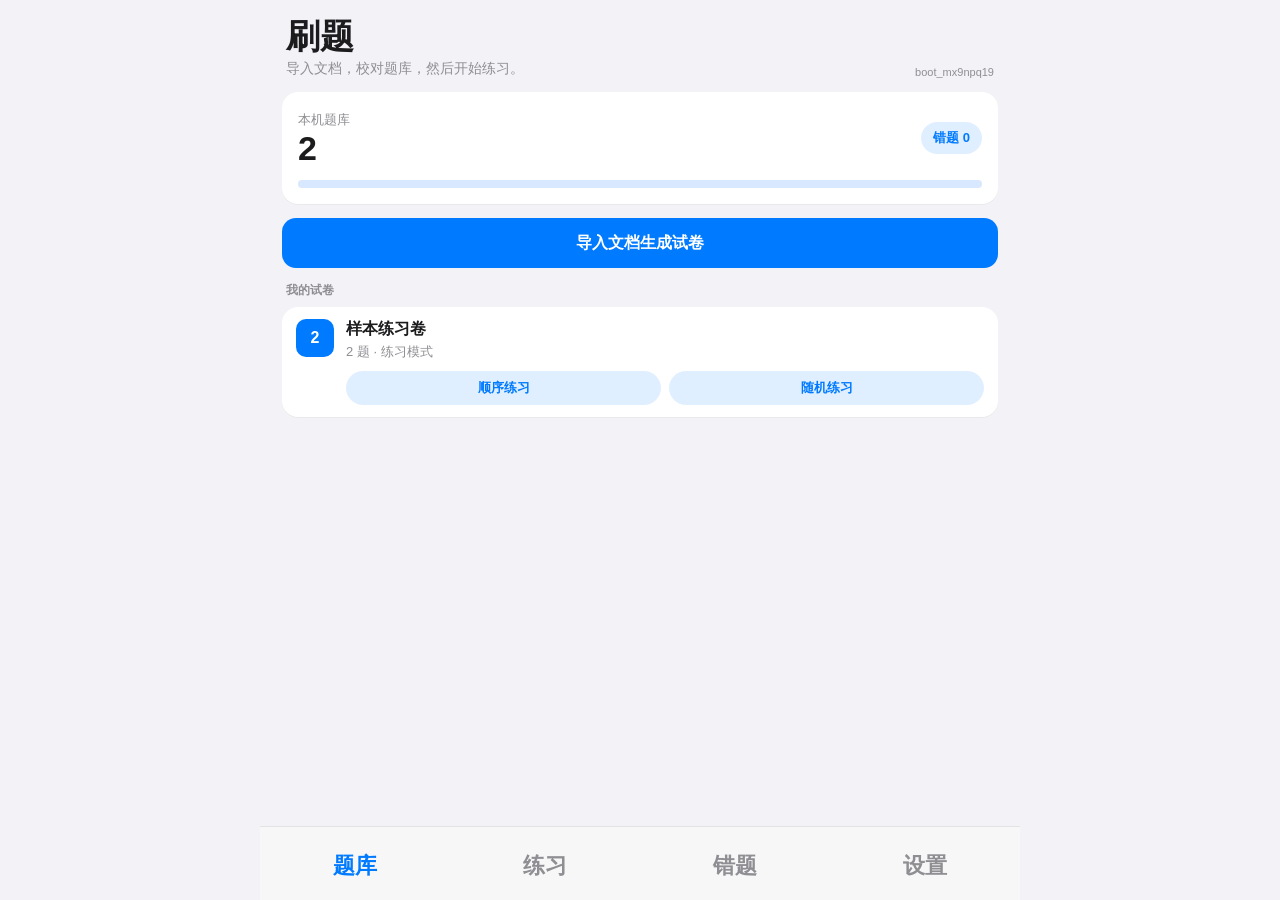
<file: app/index.html>
<!DOCTYPE html>
<html lang="zh-CN">
<head>
  <meta charset="UTF-8">
  <meta name="viewport" content="width=device-width, initial-scale=1, viewport-fit=cover">
  <meta name="apple-mobile-web-app-capable" content="yes">
  <meta name="apple-mobile-web-app-status-bar-style" content="default">
  <title>刷题工具</title>
  <link rel="stylesheet" href="./styles.css">
</head>
<body>
  <div id="app"></div>
  <script type="module" src="./src/app.js"></script>
</body>
</html>
</file>
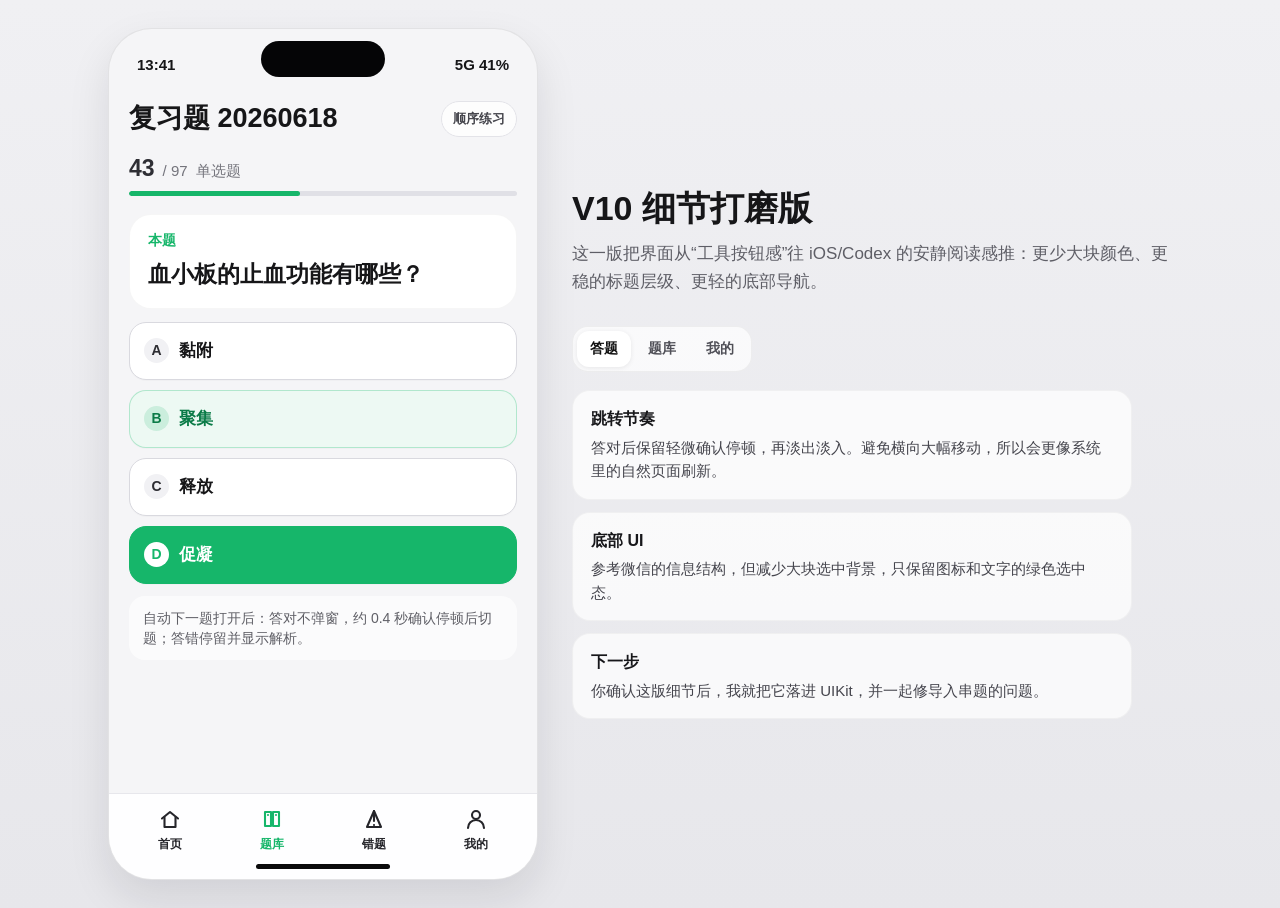
<file: work/v10-preview/index.html>
<!doctype html>
<html lang="zh-CN">
<head>
  <meta charset="utf-8">
  <meta name="viewport" content="width=device-width, initial-scale=1">
  <title>云题 V10 视觉稿</title>
  <style>
    :root {
      --bg: #f5f5f7;
      --surface: #ffffff;
      --text: #161618;
      --secondary: #74747c;
      --tertiary: #a8a8af;
      --line: #e3e3e8;
      --green: #16b66a;
      --green-soft: #edf9f3;
      --blue: #007aff;
      --orange: #ff9f0a;
      --red: #ff453a;
      --shadow: 0 18px 42px rgba(20, 22, 28, .10);
    }

    * { box-sizing: border-box; }

    body {
      margin: 0;
      min-height: 100vh;
      background: linear-gradient(180deg, #f0f0f3, #e7e7eb);
      color: var(--text);
      font-family: -apple-system, BlinkMacSystemFont, "SF Pro Text", "Segoe UI", sans-serif;
      letter-spacing: 0;
    }

    .page {
      min-height: 100vh;
      display: grid;
      grid-template-columns: minmax(360px, 430px) minmax(320px, 1fr);
      gap: 34px;
      align-items: center;
      width: min(1120px, 100%);
      margin: 0 auto;
      padding: 28px;
    }

    .phone {
      position: relative;
      height: 860px;
      max-height: calc(100vh - 48px);
      min-height: 720px;
      border-radius: 44px;
      overflow: hidden;
      background: var(--bg);
      box-shadow: var(--shadow);
      border: 1px solid rgba(0,0,0,.08);
    }

    .phone::after {
      content: "";
      position: absolute;
      left: 50%;
      bottom: 10px;
      width: 134px;
      height: 5px;
      transform: translateX(-50%);
      border-radius: 99px;
      background: #0a0a0b;
      z-index: 5;
    }

    .status {
      position: absolute;
      left: 0;
      right: 0;
      top: 0;
      height: 58px;
      display: flex;
      align-items: center;
      justify-content: space-between;
      padding: 12px 28px 0;
      font-size: 15px;
      font-weight: 700;
      z-index: 4;
    }

    .island {
      position: absolute;
      left: 50%;
      top: 12px;
      width: 124px;
      height: 36px;
      transform: translateX(-50%);
      border-radius: 20px;
      background: #050506;
    }

    .screen {
      height: 100%;
      display: grid;
      grid-template-rows: 1fr 86px;
    }

    .content {
      padding: 72px 20px 14px;
      overflow: hidden;
    }

    .screen-view { display: none; }
    .screen-view.active { display: block; }

    .topline {
      display: flex;
      align-items: center;
      justify-content: space-between;
      margin-bottom: 18px;
    }

    .title {
      min-width: 0;
      font-size: 27px;
      line-height: 1.1;
      font-weight: 760;
      letter-spacing: 0;
    }

    .title.small { font-size: 25px; }

    .chip {
      flex: 0 0 auto;
      border: 1px solid var(--line);
      background: rgba(255,255,255,.78);
      color: #46464d;
      border-radius: 999px;
      padding: 8px 11px;
      font-size: 13px;
      font-weight: 650;
    }

    .meta {
      display: flex;
      align-items: baseline;
      gap: 8px;
      color: var(--secondary);
      margin-bottom: 9px;
      font-size: 15px;
    }

    .meta strong {
      color: #2e2e34;
      font-size: 23px;
      font-weight: 780;
    }

    .progress {
      height: 5px;
      border-radius: 999px;
      background: #e0e0e6;
      overflow: hidden;
      margin-bottom: 18px;
    }

    .bar {
      width: 44%;
      height: 100%;
      border-radius: inherit;
      background: var(--green);
      transition: width .42s cubic-bezier(.2, .8, .2, 1);
    }

    .question-card {
      background: var(--surface);
      border-radius: 22px;
      padding: 18px;
      margin-bottom: 13px;
      border: 1px solid rgba(0,0,0,.035);
    }

    .label {
      color: var(--green);
      font-size: 14px;
      line-height: 1;
      font-weight: 760;
      margin-bottom: 12px;
    }

    .question {
      font-size: 23px;
      line-height: 1.34;
      font-weight: 760;
    }

    .options {
      display: grid;
      gap: 10px;
    }

    .option {
      position: relative;
      display: flex;
      align-items: center;
      gap: 10px;
      min-height: 58px;
      border-radius: 17px;
      padding: 12px 14px;
      background: var(--surface);
      border: 1px solid #d9d9df;
      font-size: 17px;
      line-height: 1.28;
      font-weight: 670;
      box-shadow: 0 1px 0 rgba(0,0,0,.02);
    }

    .option .letter {
      width: 25px;
      height: 25px;
      flex: 0 0 auto;
      display: grid;
      place-items: center;
      border-radius: 50%;
      background: #f1f1f4;
      color: #2d2d32;
      font-size: 14px;
      font-weight: 760;
    }

    .option.selected {
      background: var(--green-soft);
      border-color: rgba(22,182,106,.28);
      color: #0b7b47;
    }

    .option.selected .letter {
      background: rgba(22,182,106,.16);
      color: #0b7b47;
    }

    .option.correct {
      background: var(--green);
      border-color: var(--green);
      color: #fff;
    }

    .option.correct .letter {
      color: var(--green);
      background: #fff;
    }

    .analysis {
      margin-top: 12px;
      padding: 12px 14px;
      border-radius: 16px;
      background: rgba(255,255,255,.68);
      color: #5f5f66;
      font-size: 14px;
      line-height: 1.45;
    }

    .search {
      height: 46px;
      border-radius: 15px;
      background: #fff;
      color: var(--tertiary);
      display: grid;
      place-items: center;
      margin-bottom: 14px;
      font-size: 16px;
    }

    .list {
      overflow: hidden;
      border-radius: 22px;
      background: #fff;
      border: 1px solid rgba(0,0,0,.035);
    }

    .paper {
      display: grid;
      grid-template-columns: 50px 1fr auto;
      gap: 12px;
      align-items: center;
      min-height: 76px;
      padding: 13px 14px;
      border-bottom: 1px solid #ededf1;
    }

    .paper:last-child { border-bottom: 0; }

    .iconbox {
      width: 50px;
      height: 50px;
      border-radius: 14px;
      display: grid;
      place-items: center;
      background: linear-gradient(145deg, #6dcaff, #15b869);
      color: #fff;
      font-size: 13px;
      font-weight: 820;
    }

    .paper-title {
      margin-bottom: 4px;
      font-size: 17px;
      line-height: 1.18;
      font-weight: 700;
    }

    .paper-sub {
      color: var(--secondary);
      font-size: 13px;
      white-space: nowrap;
      overflow: hidden;
      text-overflow: ellipsis;
    }

    .time {
      align-self: start;
      padding-top: 4px;
      color: #b5b5bc;
      font-size: 12px;
    }

    .row-group {
      display: grid;
      gap: 10px;
      margin-top: 14px;
    }

    .row {
      min-height: 64px;
      display: grid;
      grid-template-columns: 42px 1fr auto;
      align-items: center;
      gap: 12px;
      padding: 11px 13px;
      border-radius: 18px;
      background: #fff;
      border: 1px solid rgba(0,0,0,.035);
    }

    .row-icon {
      width: 42px;
      height: 42px;
      border-radius: 13px;
      display: grid;
      place-items: center;
      background: var(--green);
      color: #fff;
      font-size: 15px;
      font-weight: 820;
    }

    .row-title {
      font-size: 16px;
      font-weight: 700;
      margin-bottom: 3px;
    }

    .row-sub {
      color: var(--secondary);
      font-size: 12px;
      line-height: 1.3;
    }

    .switch {
      width: 51px;
      height: 31px;
      padding: 3px;
      border-radius: 999px;
      background: var(--green);
    }

    .knob {
      width: 25px;
      height: 25px;
      margin-left: auto;
      border-radius: 50%;
      background: #fff;
      box-shadow: 0 1px 4px rgba(0,0,0,.2);
    }

    .tabs {
      position: relative;
      display: grid;
      grid-template-columns: repeat(4, 1fr);
      align-items: start;
      gap: 0;
      padding: 8px 10px 22px;
      background: rgba(255,255,255,.95);
      border-top: 1px solid #e7e7ec;
    }

    .tab {
      border: 0;
      background: transparent;
      padding: 2px 0 0;
      display: grid;
      justify-items: center;
      gap: 3px;
      color: #25252a;
      font: inherit;
    }

    .tab-icon {
      width: 31px;
      height: 29px;
      display: grid;
      place-items: center;
      color: currentColor;
    }

    .tab svg {
      width: 24px;
      height: 24px;
      stroke: currentColor;
      stroke-width: 2.1;
      fill: none;
      stroke-linecap: round;
      stroke-linejoin: round;
    }

    .tab span {
      font-size: 12px;
      font-weight: 650;
    }

    .tab.active {
      color: var(--green);
    }

    .notes {
      align-self: center;
    }

    .notes h1 {
      margin: 0 0 12px;
      font-size: 34px;
      line-height: 1.15;
      font-weight: 780;
    }

    .notes p {
      margin: 0 0 16px;
      color: #5e5e66;
      font-size: 17px;
      line-height: 1.65;
    }

    .note-card {
      display: grid;
      gap: 12px;
      max-width: 560px;
    }

    .note {
      padding: 16px 18px;
      border-radius: 18px;
      background: rgba(255,255,255,.72);
      border: 1px solid rgba(0,0,0,.04);
      color: #45454d;
      font-size: 15px;
      line-height: 1.55;
    }

    .note strong {
      display: block;
      color: #17171a;
      font-size: 16px;
      margin-bottom: 4px;
    }

    .segmented {
      display: inline-grid;
      grid-template-columns: repeat(3, auto);
      gap: 4px;
      padding: 4px;
      margin: 14px 0 18px;
      border-radius: 16px;
      background: rgba(255,255,255,.7);
      border: 1px solid rgba(0,0,0,.05);
    }

    .segmented button {
      border: 0;
      border-radius: 12px;
      background: transparent;
      padding: 9px 13px;
      color: #505058;
      font: inherit;
      font-size: 14px;
      font-weight: 680;
    }

    .segmented button.active {
      color: #111;
      background: #fff;
      box-shadow: 0 1px 5px rgba(0,0,0,.08);
    }

    .fade-demo {
      animation: breathe 2.4s cubic-bezier(.2,.8,.2,1) infinite;
    }

    @keyframes breathe {
      0%, 100% { opacity: 1; transform: translateY(0); }
      50% { opacity: .92; transform: translateY(2px); }
    }

    @media (max-width: 880px) {
      .page {
        grid-template-columns: 1fr;
        padding: 16px;
      }

      .phone {
        width: min(430px, 100%);
        margin: 0 auto;
        height: 820px;
      }

      .notes {
        width: min(430px, 100%);
        margin: 0 auto;
      }
    }
  </style>
</head>
<body>
  <main class="page">
    <section class="phone" aria-label="云题 V10 手机预览">
      <div class="status">
        <span>13:41</span>
        <div class="island"></div>
        <span>5G 41%</span>
      </div>

      <div class="screen">
        <div class="content">
          <section class="screen-view active" id="practice">
            <div class="topline">
              <div class="title">复习题 20260618</div>
              <div class="chip">顺序练习</div>
            </div>
            <div class="meta"><strong>43</strong><span>/ 97</span><span>单选题</span></div>
            <div class="progress"><div class="bar"></div></div>

            <div class="fade-demo">
              <div class="question-card">
                <div class="label">本题</div>
                <div class="question">血小板的止血功能有哪些？</div>
              </div>

              <div class="options">
                <div class="option"><span class="letter">A</span><span>黏附</span></div>
                <div class="option selected"><span class="letter">B</span><span>聚集</span></div>
                <div class="option"><span class="letter">C</span><span>释放</span></div>
                <div class="option correct"><span class="letter">D</span><span>促凝</span></div>
              </div>
            </div>

            <div class="analysis">自动下一题打开后：答对不弹窗，约 0.4 秒确认停顿后切题；答错停留并显示解析。</div>
          </section>

          <section class="screen-view" id="library">
            <div class="topline">
              <div class="title small">题库</div>
              <div class="chip">导入</div>
            </div>
            <div class="search">搜索试卷</div>
            <div class="list">
              <div class="paper">
                <div class="iconbox">PDF</div>
                <div>
                  <div class="paper-title">复习题 20260618</div>
                  <div class="paper-sub">97 题 · 顺序练习 43/97 · 继续</div>
                </div>
                <div class="time">今天</div>
              </div>
              <div class="paper">
                <div class="iconbox" style="background:linear-gradient(145deg,#64d2ff,#007aff)">DOC</div>
                <div>
                  <div class="paper-title">护理学章节练习</div>
                  <div class="paper-sub">186 题 · 随机练习 · 未开始</div>
                </div>
                <div class="time">昨天</div>
              </div>
              <div class="paper">
                <div class="iconbox" style="background:linear-gradient(145deg,#ffd60a,#ff9f0a)">TXT</div>
                <div>
                  <div class="paper-title">错题强化</div>
                  <div class="paper-sub">32 题 · 只练错题</div>
                </div>
                <div class="time">周四</div>
              </div>
            </div>
          </section>

          <section class="screen-view" id="profile">
            <div class="topline">
              <div class="title small">我的</div>
              <div class="chip">V10</div>
            </div>
            <div class="row-group">
              <div class="row">
                <div class="row-icon">→</div>
                <div>
                  <div class="row-title">答对后自动下一题</div>
                  <div class="row-sub">答对直接切题，答错显示解析</div>
                </div>
                <div class="switch"><div class="knob"></div></div>
              </div>
              <div class="row">
                <div class="row-icon" style="background:var(--blue)">AI</div>
                <div>
                  <div class="row-title">API 配置</div>
                  <div class="row-sub">用于文档识别和解析增强</div>
                </div>
                <div style="color:#bebec5">›</div>
              </div>
              <div class="row">
                <div class="row-icon" style="background:var(--orange)">↻</div>
                <div>
                  <div class="row-title">练习模式</div>
                  <div class="row-sub">顺序练习 / 随机练习</div>
                </div>
                <div style="color:#bebec5">›</div>
              </div>
            </div>
          </section>
        </div>

        <nav class="tabs" aria-label="底部导航">
          <button class="tab" data-target="home" type="button">
            <span class="tab-icon">
              <svg viewBox="0 0 24 24"><path d="M4 11.5 12 5l8 6.5"/><path d="M6.5 10.5V20h11v-9.5"/></svg>
            </span>
            <span>首页</span>
          </button>
          <button class="tab active" data-target="library" type="button">
            <span class="tab-icon">
              <svg viewBox="0 0 24 24"><path d="M5 5h6v14H5z"/><path d="M13 5h6v14h-6z"/><path d="M8 8h0"/><path d="M16 8h0"/></svg>
            </span>
            <span>题库</span>
          </button>
          <button class="tab" data-target="wrong" type="button">
            <span class="tab-icon">
              <svg viewBox="0 0 24 24"><path d="M12 4v10"/><path d="M12 18h.01"/><path d="M5 20h14L12 4z"/></svg>
            </span>
            <span>错题</span>
          </button>
          <button class="tab" data-target="profile" type="button">
            <span class="tab-icon">
              <svg viewBox="0 0 24 24"><path d="M12 12a4 4 0 1 0 0-8 4 4 0 0 0 0 8z"/><path d="M4 21a8 8 0 0 1 16 0"/></svg>
            </span>
            <span>我的</span>
          </button>
        </nav>
      </div>
    </section>

    <aside class="notes">
      <h1>V10 细节打磨版</h1>
      <p>这一版把界面从“工具按钮感”往 iOS/Codex 的安静阅读感推：更少大块颜色、更稳的标题层级、更轻的底部导航。</p>

      <div class="segmented" aria-label="切换预览">
        <button class="active" data-show="practice" type="button">答题</button>
        <button data-show="library" type="button">题库</button>
        <button data-show="profile" type="button">我的</button>
      </div>

      <div class="note-card">
        <div class="note"><strong>跳转节奏</strong>答对后保留轻微确认停顿，再淡出淡入。避免横向大幅移动，所以会更像系统里的自然页面刷新。</div>
        <div class="note"><strong>底部 UI</strong>参考微信的信息结构，但减少大块选中背景，只保留图标和文字的绿色选中态。</div>
        <div class="note"><strong>下一步</strong>你确认这版细节后，我就把它落进 UIKit，并一起修导入串题的问题。</div>
      </div>
    </aside>
  </main>

  <script>
    const viewButtons = document.querySelectorAll("[data-show]");
    const views = document.querySelectorAll(".screen-view");
    const tabs = document.querySelectorAll(".tab");

    function showView(name) {
      const target = name === "home" || name === "wrong" ? "practice" : name;
      views.forEach((view) => {
        view.classList.toggle("active", view.id === target);
      });
      viewButtons.forEach((button) => {
        button.classList.toggle("active", button.dataset.show === target);
      });
      tabs.forEach((tab) => {
        tab.classList.toggle("active", tab.dataset.target === name || (name === "practice" && tab.dataset.target === "library"));
      });
    }

    viewButtons.forEach((button) => {
      button.addEventListener("click", () => showView(button.dataset.show));
    });

    tabs.forEach((tab) => {
      tab.addEventListener("click", () => showView(tab.dataset.target));
    });
  </script>
</body>
</html>
</file>
<file: app/styles.css>
* {
  box-sizing: border-box;
}

:root {
  color-scheme: light;
  --bg: #f2f2f7;
  --panel: #ffffff;
  --text: #1c1c1e;
  --muted: #8e8e93;
  --line: #e5e5ea;
  --blue: #007aff;
  --green: #34c759;
  --orange: #ff9500;
  --red: #ff3b30;
  --purple: #af52de;
  --radius: 16px;
}

body {
  margin: 0;
  min-height: 100vh;
  background: var(--bg);
  color: var(--text);
  font-family: -apple-system, BlinkMacSystemFont, "SF Pro Text", "Segoe UI", sans-serif;
  letter-spacing: 0;
}

button,
input,
textarea,
select {
  font: inherit;
}

button {
  cursor: pointer;
}

.app-shell {
  min-height: 100vh;
  max-width: 760px;
  margin: 0 auto;
  padding: env(safe-area-inset-top) 14px calc(88px + env(safe-area-inset-bottom));
}

.topbar {
  display: flex;
  align-items: flex-end;
  justify-content: space-between;
  gap: 12px;
  padding: 18px 4px 14px;
}

.topbar-meta {
  display: flex;
  flex-direction: column;
  align-items: flex-end;
  gap: 6px;
}

.large-title {
  margin: 0;
  font-size: 34px;
  line-height: 1.1;
  font-weight: 780;
}

.caption {
  margin: 5px 0 0;
  color: var(--muted);
  font-size: 14px;
}

.pill {
  display: inline-flex;
  align-items: center;
  min-height: 32px;
  padding: 0 12px;
  border-radius: 999px;
  background: rgba(0, 122, 255, 0.12);
  color: var(--blue);
  font-size: 13px;
  font-weight: 700;
  white-space: nowrap;
}

.session-pill {
  color: var(--muted);
  font-size: 11px;
}

.progress-card,
.group,
.question-card,
.upload-card,
.panel {
  background: var(--panel);
  border-radius: var(--radius);
  box-shadow: 0 1px 0 rgba(0, 0, 0, 0.04);
}

.progress-card {
  padding: 16px;
  margin-bottom: 14px;
}

.progress-row {
  display: flex;
  align-items: center;
  justify-content: space-between;
  gap: 12px;
}

.big-number {
  font-size: 34px;
  font-weight: 800;
}

.progress-bar {
  height: 8px;
  margin-top: 12px;
  overflow: hidden;
  border-radius: 999px;
  background: #d7e8ff;
}

.progress-fill {
  width: var(--progress, 0%);
  height: 100%;
  border-radius: inherit;
  background: var(--blue);
}

.primary,
.secondary,
.danger {
  width: 100%;
  min-height: 50px;
  border: 0;
  border-radius: 14px;
  font-weight: 730;
  font-size: 16px;
}

.primary {
  background: var(--blue);
  color: #fff;
}

.secondary {
  background: #e5e5ea;
  color: var(--text);
}

.danger {
  background: rgba(255, 59, 48, 0.12);
  color: var(--red);
}

.button-row {
  display: grid;
  grid-template-columns: 1fr 1fr;
  gap: 10px;
  margin: 12px 0;
}

.section-label {
  padding: 14px 4px 8px;
  color: var(--muted);
  font-size: 12px;
  font-weight: 700;
  text-transform: uppercase;
}

.group {
  overflow: hidden;
  margin-bottom: 14px;
}

.cell {
  min-height: 58px;
  display: flex;
  align-items: center;
  gap: 12px;
  padding: 12px 14px;
  border-bottom: 1px solid var(--line);
}

.cell:last-child {
  border-bottom: 0;
}

.tile-icon {
  width: 38px;
  height: 38px;
  flex: 0 0 auto;
  display: grid;
  place-items: center;
  border-radius: 10px;
  color: #fff;
  font-weight: 800;
}

.blue { background: var(--blue); }
.green { background: var(--green); }
.orange { background: var(--orange); }
.red { background: var(--red); }
.purple { background: var(--purple); }
.gray { background: var(--muted); }

.cell-main {
  flex: 1;
  min-width: 0;
}

.cell-title {
  font-size: 16px;
  font-weight: 680;
  white-space: nowrap;
  overflow: hidden;
  text-overflow: ellipsis;
}

.cell-sub {
  margin-top: 3px;
  color: var(--muted);
  font-size: 13px;
  white-space: nowrap;
  overflow: hidden;
  text-overflow: ellipsis;
}

.chev {
  color: #c7c7cc;
  font-size: 24px;
}

.paper-cell {
  align-items: flex-start;
}

.mini-actions {
  display: grid;
  grid-template-columns: 1fr 1fr;
  gap: 8px;
  margin-top: 10px;
}

.mini-btn {
  min-height: 34px;
  border: 0;
  border-radius: 999px;
  background: rgba(0, 122, 255, 0.12);
  color: var(--blue);
  font-size: 13px;
  font-weight: 720;
}

.bottom-tabs {
  position: fixed;
  left: 50%;
  bottom: 0;
  z-index: 20;
  width: min(760px, 100%);
  transform: translateX(-50%);
  display: grid;
  grid-template-columns: repeat(4, 1fr);
  height: calc(74px + env(safe-area-inset-bottom));
  padding: 8px 0 env(safe-area-inset-bottom);
  border-top: 1px solid rgba(0, 0, 0, 0.08);
  background: rgba(248, 248, 248, 0.88);
  backdrop-filter: blur(16px);
}

.tab {
  border: 0;
  background: transparent;
  color: var(--muted);
  font-size: 11px;
  font-weight: 650;
}

.tab span {
  display: block;
  margin-bottom: 2px;
  font-size: 22px;
  line-height: 1.1;
}

.tab.active {
  color: var(--blue);
}

.upload-card {
  padding: 16px;
  margin-bottom: 14px;
}

.textarea,
.input,
.select {
  width: 100%;
  border: 1px solid var(--line);
  border-radius: 12px;
  background: #fff;
  color: var(--text);
  outline: 0;
}

.textarea {
  min-height: 170px;
  resize: vertical;
  padding: 12px;
  line-height: 1.45;
}

.input,
.select {
  min-height: 44px;
  padding: 0 12px;
}

.field {
  margin-bottom: 12px;
}

.field label {
  display: block;
  margin-bottom: 6px;
  color: var(--muted);
  font-size: 13px;
  font-weight: 650;
}

.warning-list {
  margin: 10px 0 0;
  padding-left: 18px;
  color: var(--orange);
  font-size: 13px;
  line-height: 1.45;
}

.editor-card,
.question-card,
.panel {
  padding: 16px;
  margin-bottom: 14px;
}

.error-panel {
  margin-bottom: 14px;
  padding: 14px 16px;
  border-radius: var(--radius);
  background: rgba(255, 59, 48, 0.09);
  border: 1px solid rgba(255, 59, 48, 0.22);
}

.error-title {
  font-size: 15px;
  font-weight: 780;
  color: var(--red);
}

.error-text {
  margin-top: 6px;
  color: #8a1f17;
  font-size: 13px;
  line-height: 1.45;
  word-break: break-word;
}

.option-grid {
  display: grid;
  gap: 10px;
}

.option-row {
  display: flex;
  align-items: center;
  gap: 10px;
  width: 100%;
  min-height: 52px;
  padding: 10px 12px;
  border: 1px solid transparent;
  border-radius: 14px;
  background: #fff;
  color: var(--text);
  text-align: left;
}

.option-row.selected {
  border-color: var(--blue);
  background: #eef6ff;
}

.choice-dot {
  width: 28px;
  height: 28px;
  flex: 0 0 auto;
  display: grid;
  place-items: center;
  border-radius: 50%;
  background: #e5e5ea;
  color: #3a3a3c;
  font-weight: 750;
}

.selected .choice-dot {
  background: var(--blue);
  color: #fff;
}

.question-meta {
  display: flex;
  justify-content: space-between;
  gap: 8px;
  color: var(--muted);
  font-size: 13px;
  margin-bottom: 12px;
}

.question-text {
  font-size: 20px;
  line-height: 1.4;
  font-weight: 720;
}

.result-box {
  margin-top: 12px;
  padding: 12px;
  border-radius: 14px;
  background: #fff;
  border: 1px solid var(--line);
  line-height: 1.5;
}

.result-box.correct {
  border-color: rgba(52, 199, 89, 0.45);
  background: rgba(52, 199, 89, 0.08);
}

.result-box.wrong {
  border-color: rgba(255, 59, 48, 0.45);
  background: rgba(255, 59, 48, 0.08);
}

.empty {
  padding: 24px 16px;
  text-align: center;
  color: var(--muted);
}

.small {
  color: var(--muted);
  font-size: 12px;
  line-height: 1.45;
}

@media (min-width: 760px) {
  .app-shell {
    padding-left: 22px;
    padding-right: 22px;
  }
}
</file>
